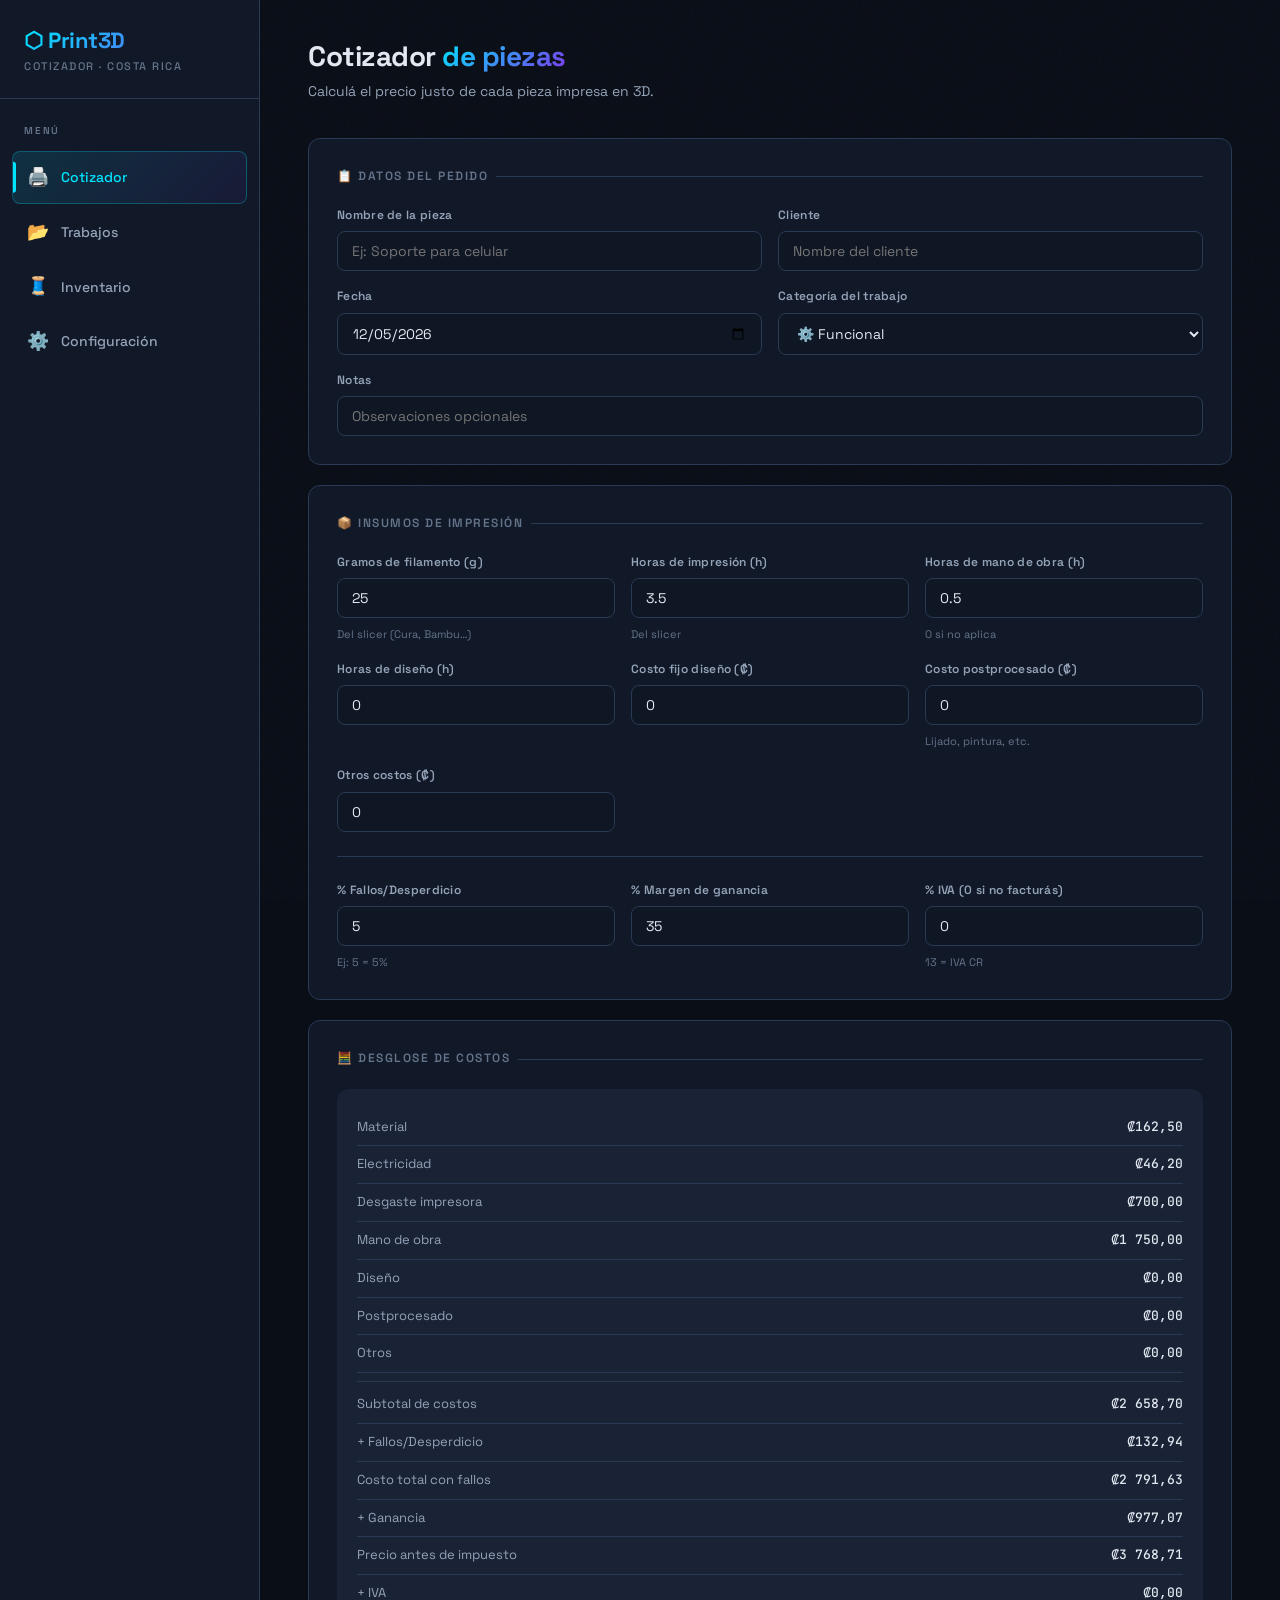
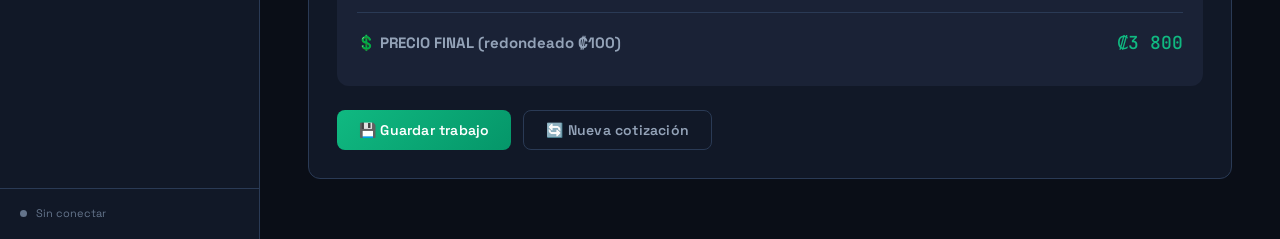
<file: index.html.html>
<!DOCTYPE html>
<html lang="es">
<head>
<meta charset="UTF-8">
<meta name="viewport" content="width=device-width, initial-scale=1.0">
<title>Cotizador 3D · CR</title>
<link href="https://fonts.googleapis.com/css2?family=Space+Grotesk:wght@300;400;500;600;700&family=JetBrains+Mono:wght@400;500&display=swap" rel="stylesheet">
<style>
*,*::before,*::after{box-sizing:border-box;margin:0;padding:0}
:root{
  --bg:#0a0e17;--surface:#111827;--surface2:#1a2236;--surface3:#222d42;
  --border:#2a3a55;--accent:#00e5ff;--accent2:#7c3aed;--accent3:#10b981;
  --warn:#f59e0b;--danger:#ef4444;--text:#e2e8f0;--text2:#94a3b8;--text3:#64748b;
  --input-bg:#0f1724;--radius:12px;--radius-sm:8px;--shadow:0 4px 24px rgba(0,0,0,.4);
  --font:'Space Grotesk',sans-serif;--mono:'JetBrains Mono',monospace;
  --transition:all .18s cubic-bezier(.4,0,.2,1);
}
html{scroll-behavior:smooth}
body{font-family:var(--font);background:var(--bg);color:var(--text);min-height:100vh;line-height:1.6;overflow-x:hidden}
body::before{content:'';position:fixed;inset:0;background-image:url("data:image/svg+xml,%3Csvg viewBox='0 0 256 256' xmlns='http://www.w3.org/2000/svg'%3E%3Cfilter id='n'%3E%3CfeTurbulence type='fractalNoise' baseFrequency='0.9' numOctaves='4' stitchTiles='stitch'/%3E%3C/filter%3E%3Crect width='100%25' height='100%25' filter='url(%23n)' opacity='0.04'/%3E%3C/svg%3E");pointer-events:none;z-index:0;opacity:.5}

.layout{display:flex;min-height:100vh}
.sidebar{width:260px;min-height:100vh;background:var(--surface);border-right:1px solid var(--border);display:flex;flex-direction:column;position:sticky;top:0;z-index:100;flex-shrink:0}
.logo{padding:28px 24px 20px;border-bottom:1px solid var(--border)}
.logo-mark{font-size:22px;font-weight:700;letter-spacing:-.5px;background:linear-gradient(135deg,var(--accent),var(--accent2));-webkit-background-clip:text;-webkit-text-fill-color:transparent;background-clip:text;display:block;line-height:1.1}
.logo-sub{font-size:11px;color:var(--text3);font-weight:500;letter-spacing:1.5px;text-transform:uppercase;margin-top:4px}
nav{padding:16px 12px;flex:1}
.nav-label{font-size:10px;font-weight:600;color:var(--text3);letter-spacing:1.8px;text-transform:uppercase;padding:8px 12px;margin-bottom:4px}
.nav-item{display:flex;align-items:center;gap:12px;padding:11px 14px;border-radius:var(--radius-sm);cursor:pointer;transition:var(--transition);font-size:14px;font-weight:500;color:var(--text2);margin-bottom:2px;border:1px solid transparent;position:relative}
.nav-item:hover{background:var(--surface2);color:var(--text);border-color:var(--border)}
.nav-item.active{background:linear-gradient(135deg,rgba(0,229,255,.12),rgba(124,58,237,.08));color:var(--accent);border-color:rgba(0,229,255,.25)}
.nav-item.active::before{content:'';position:absolute;left:0;top:50%;transform:translateY(-50%);width:3px;height:60%;background:var(--accent);border-radius:0 3px 3px 0}
.nav-icon{font-size:18px;width:22px;text-align:center}
.sidebar-footer{padding:16px 20px;border-top:1px solid var(--border);font-size:11px;color:var(--text3)}
.status-dot{display:inline-block;width:7px;height:7px;border-radius:50%;background:var(--text3);margin-right:6px;transition:var(--transition)}
.status-dot.connected{background:var(--accent3);box-shadow:0 0 6px var(--accent3)}

.main{flex:1;overflow:hidden;position:relative}
.page{display:none;padding:40px 48px;animation:fadeIn .25s ease;max-width:1100px}
.page.active{display:block}
@keyframes fadeIn{from{opacity:0;transform:translateY(8px)}to{opacity:1;transform:none}}

.page-header{margin-bottom:36px}
.page-title{font-size:28px;font-weight:700;letter-spacing:-.5px;line-height:1.2}
.page-title span{background:linear-gradient(135deg,var(--accent),var(--accent2));-webkit-background-clip:text;-webkit-text-fill-color:transparent;background-clip:text}
.page-desc{color:var(--text2);font-size:14px;margin-top:6px}

.card{background:var(--surface);border:1px solid var(--border);border-radius:var(--radius);padding:28px;margin-bottom:20px}
.card-title{font-size:12px;font-weight:600;color:var(--text3);letter-spacing:1.5px;text-transform:uppercase;margin-bottom:20px;display:flex;align-items:center;gap:8px}
.card-title::after{content:'';flex:1;height:1px;background:var(--border)}

.grid{display:grid;grid-template-columns:1fr 1fr;gap:16px}
.grid-3{display:grid;grid-template-columns:1fr 1fr 1fr;gap:16px}
.grid-4{display:grid;grid-template-columns:1fr 1fr 1fr 1fr;gap:16px}
.full{grid-column:1/-1}
.field{display:flex;flex-direction:column;gap:6px}
label{font-size:12px;font-weight:600;color:var(--text2);letter-spacing:.3px}
input,select,textarea{background:var(--input-bg);border:1.5px solid var(--border);border-radius:var(--radius-sm);padding:10px 14px;font-family:var(--font);font-size:14px;color:var(--text);transition:var(--transition);outline:none;width:100%}
input:focus,select:focus,textarea:focus{border-color:var(--accent);box-shadow:0 0 0 3px rgba(0,229,255,.1)}
input[readonly]{opacity:.6;cursor:not-allowed;background:var(--surface2)}
input.calc-result{color:var(--accent);font-family:var(--mono);font-weight:500;background:rgba(0,229,255,.05);border-color:rgba(0,229,255,.2)}
input.final-price{color:var(--accent3);font-family:var(--mono);font-size:18px;font-weight:700;background:rgba(16,185,129,.07);border-color:rgba(16,185,129,.3);padding:14px 16px;border-radius:10px}
select option{background:var(--surface)}
textarea{resize:vertical;min-height:80px}
.hint{font-size:11px;color:var(--text3);margin-top:2px}

.btn{display:inline-flex;align-items:center;gap:8px;padding:10px 22px;border-radius:var(--radius-sm);font-family:var(--font);font-size:14px;font-weight:600;cursor:pointer;transition:var(--transition);border:none;letter-spacing:.2px}
.btn-primary{background:linear-gradient(135deg,var(--accent),#0099cc);color:#000}
.btn-primary:hover{filter:brightness(1.1);transform:translateY(-1px);box-shadow:0 4px 16px rgba(0,229,255,.3)}
.btn-ghost{background:transparent;border:1.5px solid var(--border);color:var(--text2)}
.btn-ghost:hover{border-color:var(--accent);color:var(--accent);background:rgba(0,229,255,.05)}
.btn-success{background:linear-gradient(135deg,var(--accent3),#059669);color:#fff}
.btn-success:hover{filter:brightness(1.1);transform:translateY(-1px)}
.btn-sm{padding:7px 14px;font-size:12px}
.actions{display:flex;gap:12px;margin-top:24px;flex-wrap:wrap}

.divider{height:1px;background:var(--border);margin:24px 0}

.breakdown{background:var(--surface2);border-radius:var(--radius);padding:20px;margin-top:20px}
.breakdown-row{display:flex;justify-content:space-between;align-items:center;padding:8px 0;border-bottom:1px solid var(--border);font-size:13px}
.breakdown-row:last-child{border-bottom:none;font-weight:700;font-size:15px;padding-top:12px;margin-top:4px}
.breakdown-label{color:var(--text2)}
.breakdown-val{font-family:var(--mono);font-weight:500}
.breakdown-row.total .breakdown-val{color:var(--accent3);font-size:18px}
.breakdown-row.subtotal{border-top:1px solid var(--border);margin-top:8px;padding-top:12px}

/* ── FILTROS ── */
.filter-bar{display:flex;gap:10px;flex-wrap:wrap;margin-bottom:20px;align-items:center}
.filter-bar input,.filter-bar select{width:auto;padding:8px 12px;font-size:13px}
.filter-bar input{min-width:200px}
.filter-count{font-size:12px;color:var(--text3);margin-left:auto}

/* ── TABLA ── */
.table-wrap{overflow-x:auto;border-radius:var(--radius);border:1px solid var(--border)}
table{width:100%;border-collapse:collapse;font-size:13px}
th{background:var(--surface2);padding:12px 16px;text-align:left;font-size:11px;font-weight:600;color:var(--text3);letter-spacing:1.2px;text-transform:uppercase;border-bottom:1px solid var(--border);white-space:nowrap}
td{padding:12px 16px;border-bottom:1px solid rgba(42,58,85,.5);vertical-align:middle}
tr:last-child td{border-bottom:none}
tr:hover td{background:rgba(255,255,255,.02)}

/* ── BADGES ── */
.badge{display:inline-block;padding:3px 10px;border-radius:20px;font-size:11px;font-weight:600;letter-spacing:.3px;white-space:nowrap}
.badge-cotizado{background:rgba(124,58,237,.2);color:#a78bfa}
.badge-aprobado{background:rgba(16,185,129,.2);color:#34d399}
.badge-rechazado{background:rgba(239,68,68,.2);color:#f87171}
.badge-entregado{background:rgba(0,229,255,.15);color:var(--accent)}
.badge-cancelado{background:rgba(100,116,139,.2);color:var(--text3)}
/* Categorías */
.badge-funcional{background:rgba(0,229,255,.12);color:#67e8f9}
.badge-decorativa{background:rgba(251,146,60,.15);color:#fb923c}
.badge-prototipo{background:rgba(167,139,250,.2);color:#a78bfa}
.badge-educativo{background:rgba(52,211,153,.15);color:#34d399}
.badge-repuesto{background:rgba(251,191,36,.15);color:#fbbf24}
.badge-personalizado{background:rgba(236,72,153,.15);color:#f472b6}
.badge-otro{background:rgba(100,116,139,.15);color:#94a3b8}

/* ── STATS ── */
.stats{display:grid;grid-template-columns:repeat(4,1fr);gap:16px;margin-bottom:28px}
.stat-card{background:var(--surface);border:1px solid var(--border);border-radius:var(--radius);padding:20px;text-align:center}
.stat-val{font-size:24px;font-weight:700;font-family:var(--mono);background:linear-gradient(135deg,var(--accent),var(--accent2));-webkit-background-clip:text;-webkit-text-fill-color:transparent;background-clip:text}
.stat-label{font-size:11px;color:var(--text3);margin-top:4px;font-weight:500;text-transform:uppercase;letter-spacing:1px}

/* ── SETUP BANNER ── */
.setup-banner{background:linear-gradient(135deg,rgba(124,58,237,.15),rgba(0,229,255,.08));border:1px solid rgba(0,229,255,.2);border-radius:var(--radius);padding:24px;margin-bottom:28px;display:flex;align-items:flex-start;gap:16px}
.setup-banner .icon{font-size:28px;flex-shrink:0;margin-top:2px}
.setup-banner h3{font-size:15px;font-weight:600;margin-bottom:6px}
.setup-banner p{font-size:13px;color:var(--text2);line-height:1.7}
.setup-banner code{font-family:var(--mono);font-size:11px;background:rgba(0,0,0,.3);padding:2px 6px;border-radius:4px;color:var(--accent);word-break:break-all}

/* ── EMPTY STATE ── */
.empty{text-align:center;padding:60px 20px;color:var(--text3)}
.empty-icon{font-size:48px;margin-bottom:12px;display:block;opacity:.5}
.empty p{font-size:14px}

/* ── LOADING ── */
.loading{display:flex;align-items:center;gap:10px;color:var(--text3);font-size:13px;padding:40px;justify-content:center}
.spinner{width:20px;height:20px;border:2px solid var(--border);border-top-color:var(--accent);border-radius:50%;animation:spin .7s linear infinite}
@keyframes spin{to{transform:rotate(360deg)}}

/* ── TOAST ── */
.toast-container{position:fixed;bottom:24px;right:24px;z-index:1000;display:flex;flex-direction:column;gap:10px}
.toast{padding:14px 18px;border-radius:var(--radius-sm);font-size:13px;font-weight:500;box-shadow:var(--shadow);display:flex;align-items:center;gap:10px;animation:slideIn .25s ease;min-width:260px;max-width:380px;border-left:3px solid}
.toast-success{background:var(--surface);border-color:var(--accent3);color:var(--text)}
.toast-error{background:var(--surface);border-color:var(--danger);color:var(--text)}
.toast-info{background:var(--surface);border-color:var(--accent);color:var(--text)}
@keyframes slideIn{from{opacity:0;transform:translateX(20px)}to{opacity:1;transform:none}}

/* ── SELECT-BADGE inline ── */
select.badge-select{border:none;background:transparent;font-family:var(--font);font-size:11px;cursor:pointer;padding:3px 8px;color:inherit;border-radius:20px;font-weight:600}

@media(max-width:768px){.sidebar{display:none}.page{padding:24px 16px}.grid,.grid-3,.grid-4{grid-template-columns:1fr}.stats{grid-template-columns:1fr 1fr}}
::-webkit-scrollbar{width:6px;height:6px}::-webkit-scrollbar-track{background:transparent}::-webkit-scrollbar-thumb{background:var(--border);border-radius:3px}
</style>
</head>
<body>
<div class="layout">

<!-- SIDEBAR -->
<aside class="sidebar">
  <div class="logo">
    <span class="logo-mark">⬡ Print3D</span>
    <span class="logo-sub">Cotizador · Costa Rica</span>
  </div>
  <nav>
    <div class="nav-label">Menú</div>
    <div class="nav-item active" onclick="showPage('cotizador',this)"><span class="nav-icon">🖨️</span> Cotizador</div>
    <div class="nav-item" onclick="showPage('trabajos',this)"><span class="nav-icon">📂</span> Trabajos</div>
    <div class="nav-item" onclick="showPage('inventario',this)"><span class="nav-icon">🧵</span> Inventario</div>
    <div class="nav-item" onclick="showPage('configuracion',this)"><span class="nav-icon">⚙️</span> Configuración</div>
  </nav>
  <div class="sidebar-footer">
    <span class="status-dot" id="statusDot"></span>
    <span id="statusText">Sin conectar</span>
  </div>
</aside>

<main class="main">

<!-- ══ COTIZADOR ══ -->
<div class="page active" id="page-cotizador">
  <div class="page-header">
    <h1 class="page-title">Cotizador <span>de piezas</span></h1>
    <p class="page-desc">Calculá el precio justo de cada pieza impresa en 3D.</p>
  </div>

  <div class="card">
    <div class="card-title">📋 Datos del pedido</div>
    <div class="grid">
      <div class="field">
        <label>Nombre de la pieza</label>
        <input type="text" id="c_pieza" placeholder="Ej: Soporte para celular" oninput="calcular()">
      </div>
      <div class="field">
        <label>Cliente</label>
        <input type="text" id="c_cliente" placeholder="Nombre del cliente">
      </div>
      <div class="field">
        <label>Fecha</label>
        <input type="date" id="c_fecha">
      </div>
      <div class="field">
        <label>Categoría del trabajo</label>
        <select id="c_categoria" oninput="calcular()">
          <option value="Funcional">⚙️ Funcional</option>
          <option value="Decorativa">🎨 Decorativa</option>
          <option value="Prototipo">🔬 Prototipo</option>
          <option value="Educativo">📚 Educativo</option>
          <option value="Repuesto">🔧 Repuesto</option>
          <option value="Personalizado">✨ Personalizado</option>
          <option value="Otro">📦 Otro</option>
        </select>
      </div>
      <div class="field full">
        <label>Notas</label>
        <input type="text" id="c_notas" placeholder="Observaciones opcionales">
      </div>
    </div>
  </div>

  <div class="card">
    <div class="card-title">📦 Insumos de impresión</div>
    <div class="grid-3">
      <div class="field">
        <label>Gramos de filamento (g)</label>
        <input type="number" id="c_gramos" value="25" min="0" step="0.1" oninput="calcular()">
        <span class="hint">Del slicer (Cura, Bambu…)</span>
      </div>
      <div class="field">
        <label>Horas de impresión (h)</label>
        <input type="number" id="c_horas" value="3.5" min="0" step="0.1" oninput="calcular()">
        <span class="hint">Del slicer</span>
      </div>
      <div class="field">
        <label>Horas de mano de obra (h)</label>
        <input type="number" id="c_horasMO" value="0.5" min="0" step="0.1" oninput="calcular()">
        <span class="hint">0 si no aplica</span>
      </div>
      <div class="field">
        <label>Horas de diseño (h)</label>
        <input type="number" id="c_horasDis" value="0" min="0" step="0.1" oninput="calcular()">
      </div>
      <div class="field">
        <label>Costo fijo diseño (₡)</label>
        <input type="number" id="c_disFijo" value="0" min="0" step="100" oninput="calcular()">
      </div>
      <div class="field">
        <label>Costo postprocesado (₡)</label>
        <input type="number" id="c_post" value="0" min="0" step="100" oninput="calcular()">
        <span class="hint">Lijado, pintura, etc.</span>
      </div>
      <div class="field">
        <label>Otros costos (₡)</label>
        <input type="number" id="c_otros" value="0" min="0" step="100" oninput="calcular()">
      </div>
    </div>
    <div class="divider"></div>
    <div class="grid-3">
      <div class="field">
        <label>% Fallos/Desperdicio</label>
        <input type="number" id="c_fallos" value="5" min="0" max="100" oninput="calcular()">
        <span class="hint">Ej: 5 = 5%</span>
      </div>
      <div class="field">
        <label>% Margen de ganancia</label>
        <input type="number" id="c_margen" value="35" min="0" max="200" oninput="calcular()">
      </div>
      <div class="field">
        <label>% IVA (0 si no facturás)</label>
        <input type="number" id="c_iva" value="0" min="0" max="50" oninput="calcular()">
        <span class="hint">13 = IVA CR</span>
      </div>
    </div>
  </div>

  <div class="card">
    <div class="card-title">🧮 Desglose de costos</div>
    <div class="breakdown">
      <div class="breakdown-row"><span class="breakdown-label">Material</span><span class="breakdown-val" id="r_material">₡0.00</span></div>
      <div class="breakdown-row"><span class="breakdown-label">Electricidad</span><span class="breakdown-val" id="r_elec">₡0.00</span></div>
      <div class="breakdown-row"><span class="breakdown-label">Desgaste impresora</span><span class="breakdown-val" id="r_desgaste">₡0.00</span></div>
      <div class="breakdown-row"><span class="breakdown-label">Mano de obra</span><span class="breakdown-val" id="r_mo">₡0.00</span></div>
      <div class="breakdown-row"><span class="breakdown-label">Diseño</span><span class="breakdown-val" id="r_dis">₡0.00</span></div>
      <div class="breakdown-row"><span class="breakdown-label">Postprocesado</span><span class="breakdown-val" id="r_post">₡0.00</span></div>
      <div class="breakdown-row"><span class="breakdown-label">Otros</span><span class="breakdown-val" id="r_otros">₡0.00</span></div>
      <div class="breakdown-row subtotal"><span class="breakdown-label">Subtotal de costos</span><span class="breakdown-val" id="r_subtotal">₡0.00</span></div>
      <div class="breakdown-row"><span class="breakdown-label">+ Fallos/Desperdicio</span><span class="breakdown-val" id="r_fallosMonto">₡0.00</span></div>
      <div class="breakdown-row"><span class="breakdown-label">Costo total con fallos</span><span class="breakdown-val" id="r_costoFallos">₡0.00</span></div>
      <div class="breakdown-row"><span class="breakdown-label">+ Ganancia</span><span class="breakdown-val" id="r_ganancia">₡0.00</span></div>
      <div class="breakdown-row"><span class="breakdown-label">Precio antes de impuesto</span><span class="breakdown-val" id="r_antesIVA">₡0.00</span></div>
      <div class="breakdown-row"><span class="breakdown-label">+ IVA</span><span class="breakdown-val" id="r_ivaMonto">₡0.00</span></div>
      <div class="breakdown-row total"><span class="breakdown-label">💲 PRECIO FINAL (redondeado ₡100)</span><span class="breakdown-val" id="r_final">₡0</span></div>
    </div>
    <div class="actions">
      <button class="btn btn-success" onclick="guardarCotizacion()">💾 Guardar trabajo</button>
      <button class="btn btn-ghost" onclick="limpiarCotizador()">🔄 Nueva cotización</button>
    </div>
  </div>
</div>

<!-- ══ TRABAJOS ══ -->
<div class="page" id="page-trabajos">
  <div class="page-header">
    <h1 class="page-title">Trabajos <span>cotizados y realizados</span></h1>
    <p class="page-desc">Todos los pedidos con filtros por estado y categoría.</p>
  </div>

  <div class="stats">
    <div class="stat-card"><div class="stat-val" id="s_total">0</div><div class="stat-label">Total</div></div>
    <div class="stat-card"><div class="stat-val" id="s_aprobadas">0</div><div class="stat-label">Aprobados</div></div>
    <div class="stat-card"><div class="stat-val" id="s_entregadas">0</div><div class="stat-label">Entregados</div></div>
    <div class="stat-card"><div class="stat-val" id="s_ingresos">₡0</div><div class="stat-label">Ingresos aprox.</div></div>
  </div>

  <div class="card">
    <div class="card-title">🔍 Filtros</div>
    <div class="filter-bar">
      <input type="text" id="f_buscar" placeholder="🔎 Buscar por pieza o cliente…" oninput="filtrarTrabajos()">
      <select id="f_estado" onchange="filtrarTrabajos()">
        <option value="">Todos los estados</option>
        <option>Cotizado</option><option>Aprobado</option>
        <option>Rechazado</option><option>Entregado</option><option>Cancelado</option>
      </select>
      <select id="f_categoria" onchange="filtrarTrabajos()">
        <option value="">Todas las categorías</option>
        <option>Funcional</option><option>Decorativa</option><option>Prototipo</option>
        <option>Educativo</option><option>Repuesto</option><option>Personalizado</option><option>Otro</option>
      </select>
      <button class="btn btn-ghost btn-sm" onclick="limpiarFiltros()">✕ Limpiar</button>
      <span class="filter-count" id="filterCount"></span>
    </div>
  </div>

  <div class="card">
    <div class="card-title">📋 Registro de trabajos</div>
    <div id="trabajosContent">
      <div class="loading"><div class="spinner"></div>Cargando trabajos…</div>
    </div>
  </div>
</div>

<!-- ══ INVENTARIO ══ -->
<div class="page" id="page-inventario">
  <div class="page-header">
    <h1 class="page-title">Inventario de <span>filamentos</span></h1>
    <p class="page-desc">Control de rollos disponibles y costos actualizados.</p>
  </div>
  <div class="card">
    <div class="card-title">➕ Agregar filamento</div>
    <div class="grid-3">
      <div class="field"><label>Tipo</label>
        <select id="inv_tipo"><option>PLA</option><option>PETG</option><option>ABS</option><option>TPU</option><option>ASA</option><option>Nylon</option><option>Otro</option></select>
      </div>
      <div class="field"><label>Color</label><input type="text" id="inv_color" placeholder="Blanco, Negro…"></div>
      <div class="field"><label>Marca</label><input type="text" id="inv_marca" placeholder="Bambu Lab, Sunlu…"></div>
      <div class="field"><label>Precio del rollo (₡)</label><input type="number" id="inv_precio" value="6500" min="0"></div>
      <div class="field"><label>Peso del rollo (g)</label><input type="number" id="inv_peso" value="1000" min="0"></div>
      <div class="field"><label>Gramos disponibles</label><input type="number" id="inv_disponibles" value="1000" min="0"></div>
      <div class="field"><label>Proveedor</label><input type="text" id="inv_proveedor" placeholder="3D Filamentos CR…"></div>
      <div class="field"><label>Fecha de compra</label><input type="date" id="inv_fecha"></div>
      <div class="field"><label>Notas</label><input type="text" id="inv_notas" placeholder="Opcional"></div>
    </div>
    <div class="actions"><button class="btn btn-primary" onclick="guardarFilamento()">➕ Agregar al inventario</button></div>
  </div>
  <div class="card">
    <div class="card-title">🧵 Rollos en inventario</div>
    <div id="inventarioContent"><div class="loading"><div class="spinner"></div>Cargando…</div></div>
  </div>
</div>

<!-- ══ CONFIGURACIÓN ══ -->
<div class="page" id="page-configuracion">
  <div class="page-header">
    <h1 class="page-title">⚙️ <span>Configuración</span></h1>
    <p class="page-desc">Parámetros globales que afectan todos los cálculos.</p>
  </div>
  <div class="setup-banner">
    <div class="icon">🔗</div>
    <div>
      <h3>Conectar con Google Sheets</h3>
      <p>Pegá la URL de tu Google Apps Script para sincronizar datos en la nube.</p>
      <div style="margin-top:14px;display:flex;gap:10px;flex-wrap:wrap;align-items:center">
        <input type="text" id="cfg_apiUrl" placeholder="https://script.google.com/macros/s/XXX/exec" style="max-width:420px;font-family:var(--mono);font-size:12px">
        <button class="btn btn-primary btn-sm" onclick="guardarApiUrl()">💾 Guardar URL</button>
        <button class="btn btn-ghost btn-sm" onclick="testConexion()">🔌 Probar</button>
      </div>
    </div>
  </div>
  <div class="card">
    <div class="card-title">🧵 Filamento</div>
    <div class="grid">
      <div class="field"><label>Precio del rollo (₡)</label><input type="number" id="cfg_precioRollo" value="6500" min="0" oninput="calcCfg()"></div>
      <div class="field"><label>Peso del rollo (g)</label><input type="number" id="cfg_pesoRollo" value="1000" min="0" oninput="calcCfg()"></div>
      <div class="field full"><label>Costo por gramo (₡/g) — automático</label><input type="text" id="cfg_costoGramo" readonly class="calc-result"></div>
    </div>
  </div>
  <div class="card">
    <div class="card-title">⚡ Electricidad</div>
    <div class="grid-3">
      <div class="field"><label>Consumo (W)</label><input type="number" id="cfg_watts" value="120" min="0" oninput="calcCfg()"><span class="hint">Típico 80–200 W</span></div>
      <div class="field"><label>Consumo kW — automático</label><input type="text" id="cfg_kw" readonly class="calc-result"></div>
      <div class="field"><label>Precio kWh (₡)</label><input type="number" id="cfg_kwhPrecio" value="110" min="0" oninput="calcCfg()"><span class="hint">ARESEP ≈ ₡100–130</span></div>
    </div>
  </div>
  <div class="card">
    <div class="card-title">🔧 Desgaste de impresora</div>
    <div class="grid-4">
      <div class="field"><label>Precio de compra (₡)</label><input type="number" id="cfg_compraPrint" value="350000" min="0" oninput="calcCfg()"></div>
      <div class="field"><label>Vida útil (h)</label><input type="number" id="cfg_vidaUtil" value="2000" min="1" oninput="calcCfg()"></div>
      <div class="field"><label>Mantenimiento total (₡)</label><input type="number" id="cfg_mantenimiento" value="50000" min="0" oninput="calcCfg()"></div>
      <div class="field"><label>Desgaste/h — automático</label><input type="text" id="cfg_desgasteHora" readonly class="calc-result"></div>
    </div>
  </div>
  <div class="card">
    <div class="card-title">👷 Mano de obra y diseño</div>
    <div class="grid">
      <div class="field"><label>Tarifa MO (₡/h)</label><input type="number" id="cfg_tarifaMO" value="3500" min="0" oninput="guardarCfgLocal()"></div>
      <div class="field"><label>Tarifa diseño (₡/h)</label><input type="number" id="cfg_tarifaDis" value="5000" min="0" oninput="guardarCfgLocal()"></div>
    </div>
  </div>
  <div class="card">
    <div class="card-title">💰 Márgenes por defecto</div>
    <div class="grid-3">
      <div class="field"><label>% Fallos</label><input type="number" id="cfg_fallos" value="5" min="0" max="100" oninput="guardarCfgLocal()"><span class="hint">Ej: 5 = 5%</span></div>
      <div class="field"><label>% Margen</label><input type="number" id="cfg_margen" value="35" min="0" max="500" oninput="guardarCfgLocal()"></div>
      <div class="field"><label>% IVA</label><input type="number" id="cfg_iva" value="0" min="0" max="50" oninput="guardarCfgLocal()"><span class="hint">13 si emitís factura</span></div>
    </div>
  </div>
  <div class="actions">
    <button class="btn btn-primary" onclick="guardarConfiguracion()">💾 Guardar en Sheets</button>
    <button class="btn btn-ghost" onclick="cargarConfiguracion()">🔄 Recargar desde Sheets</button>
  </div>
</div>

</main>
</div>
<div class="toast-container" id="toastContainer"></div>

<script>
/* ── ESTADO GLOBAL ── */
let API_URL = localStorage.getItem('api_url') || '';
let CFG = {};
let todosLosTrabajos = [];

/* ── INIT ── */
document.addEventListener('DOMContentLoaded', () => {
  document.getElementById('c_fecha').value = today();
  document.getElementById('inv_fecha').value = today();
  if (API_URL) document.getElementById('cfg_apiUrl').value = API_URL;
  cargarCfgLocal();
  calcCfg();
  calcular();
  actualizarStatus();
});

function today() { return new Date().toISOString().split('T')[0]; }

/* ── NAVEGACIÓN ── */
function showPage(id, el) {
  document.querySelectorAll('.page').forEach(p => p.classList.remove('active'));
  document.querySelectorAll('.nav-item').forEach(n => n.classList.remove('active'));
  document.getElementById('page-' + id).classList.add('active');
  if (el) el.classList.add('active');
  if (id === 'trabajos')     cargarTrabajos();
  if (id === 'inventario')   cargarInventario();
  if (id === 'configuracion') cargarConfiguracion();
}

/* ── CONFIG ── */
function getCfg() {
  return {
    precioRollo:   +document.getElementById('cfg_precioRollo').value  || 6500,
    pesoRollo:     +document.getElementById('cfg_pesoRollo').value    || 1000,
    watts:         +document.getElementById('cfg_watts').value        || 120,
    kwhPrecio:     +document.getElementById('cfg_kwhPrecio').value    || 110,
    compraPrint:   +document.getElementById('cfg_compraPrint').value  || 350000,
    vidaUtil:      +document.getElementById('cfg_vidaUtil').value     || 2000,
    mantenimiento: +document.getElementById('cfg_mantenimiento').value|| 50000,
    tarifaMO:      +document.getElementById('cfg_tarifaMO').value     || 3500,
    tarifaDis:     +document.getElementById('cfg_tarifaDis').value    || 5000,
    fallos:        +document.getElementById('cfg_fallos').value       || 5,
    margen:        +document.getElementById('cfg_margen').value       || 35,
    iva:           +document.getElementById('cfg_iva').value          || 0,
  };
}
function calcCfg() {
  const c = getCfg();
  document.getElementById('cfg_costoGramo').value  = fmt(c.pesoRollo>0 ? c.precioRollo/c.pesoRollo : 0);
  document.getElementById('cfg_kw').value           = (c.watts/1000).toFixed(3)+' kW';
  document.getElementById('cfg_desgasteHora').value = fmt(c.vidaUtil>0 ? (c.compraPrint+c.mantenimiento)/c.vidaUtil : 0);
  guardarCfgLocal();
}
function guardarCfgLocal() {
  const c = getCfg();
  c.costoGramo = c.pesoRollo>0 ? c.precioRollo/c.pesoRollo : 0;
  c.kw         = c.watts/1000;
  c.desgasteH  = c.vidaUtil>0 ? (c.compraPrint+c.mantenimiento)/c.vidaUtil : 0;
  CFG = c;
  localStorage.setItem('cfg', JSON.stringify(c));
  document.getElementById('c_fallos').value = c.fallos;
  document.getElementById('c_margen').value = c.margen;
  document.getElementById('c_iva').value    = c.iva;
  calcular();
}
function cargarCfgLocal() {
  const saved = localStorage.getItem('cfg');
  if (!saved) { guardarCfgLocal(); return; }
  const c = JSON.parse(saved);
  ['precioRollo','pesoRollo','watts','kwhPrecio','compraPrint','vidaUtil',
   'mantenimiento','tarifaMO','tarifaDis','fallos','margen','iva'].forEach(f => {
    const el = document.getElementById('cfg_'+f);
    if (el && c[f]!=null) el.value = c[f];
  });
  CFG = c;
  document.getElementById('c_fallos').value = c.fallos||5;
  document.getElementById('c_margen').value = c.margen||35;
  document.getElementById('c_iva').value    = c.iva||0;
}

/* ── CÁLCULO PRINCIPAL ── */
function calcular() {
  const c = CFG.costoGramo!=null ? CFG : (() => { guardarCfgLocal(); return CFG; })();
  const G=fv('c_gramos'), H=fv('c_horas'), Ho=fv('c_horasMO'),
        Hd=fv('c_horasDis'), Df=fv('c_disFijo'), P=fv('c_post'), O=fv('c_otros'),
        F=fv('c_fallos')/100, M=fv('c_margen')/100, IVA=fv('c_iva')/100;

  const mat=G*(c.costoGramo||0), elec=(c.kw||0)*H*(c.kwhPrecio||0),
        deg=H*(c.desgasteH||0), mo=Ho*(c.tarifaMO||0),
        dis=Hd*(c.tarifaDis||0)+Df, post=P, otros=O;
  const sub=mat+elec+deg+mo+dis+post+otros;
  const fallosMonto=sub*F, costoF=sub+fallosMonto;
  const gan=costoF*M, antesIVA=costoF+gan, ivaMonto=antesIVA*IVA;
  const final=antesIVA+ivaMonto, red=Math.ceil(final/100)*100;

  set('r_material',fmt(mat)); set('r_elec',fmt(elec)); set('r_desgaste',fmt(deg));
  set('r_mo',fmt(mo)); set('r_dis',fmt(dis)); set('r_post',fmt(post));
  set('r_otros',fmt(otros)); set('r_subtotal',fmt(sub));
  set('r_fallosMonto',fmt(fallosMonto)); set('r_costoFallos',fmt(costoF));
  set('r_ganancia',fmt(gan)); set('r_antesIVA',fmt(antesIVA));
  set('r_ivaMonto',fmt(ivaMonto));
  set('r_final','₡'+red.toLocaleString('es-CR'));
}

function fv(id){ return parseFloat(document.getElementById(id)?.value)||0; }
function fmt(n){ return '₡'+(n||0).toLocaleString('es-CR',{minimumFractionDigits:2,maximumFractionDigits:2}); }
function set(id,v){ const e=document.getElementById(id); if(e) e.textContent=v; }

function limpiarCotizador(){
  ['c_pieza','c_cliente','c_notas'].forEach(id=>document.getElementById(id).value='');
  document.getElementById('c_fecha').value=today();
  ['c_gramos','c_horas','c_horasMO','c_horasDis','c_disFijo','c_post','c_otros']
    .forEach(id=>document.getElementById(id).value=0);
  calcular();
}

/* ── GUARDAR COTIZACIÓN ── */
async function guardarCotizacion(){
  const pieza=document.getElementById('c_pieza').value.trim();
  if(!pieza){ toast('Ingresá el nombre de la pieza.','error'); return; }

  const redText = document.getElementById('r_final').textContent;
  const precioFinal = parseInt(redText.replace(/[^0-9]/g,''))||0;
  const costoTexto = document.getElementById('r_costoFallos').textContent;
  const costoTotal = parseFloat(costoTexto.replace(/[₡.,\s]/g,'').replace(',','.'))||0;

  const datos={
    fecha:     document.getElementById('c_fecha').value,
    cliente:   document.getElementById('c_cliente').value,
    pieza,
    categoria: document.getElementById('c_categoria').value,
    gramos:    fv('c_gramos'),
    horas:     fv('c_horas'),
    costoTotal,
    precioFinal,
    estado:    'Cotizado',
    notas:     document.getElementById('c_notas').value
  };

  const hist=JSON.parse(localStorage.getItem('historial')||'[]');
  hist.unshift(datos);
  localStorage.setItem('historial',JSON.stringify(hist));

  if(API_URL){
    try{ await apiCall('guardarCotizacion',datos); toast('✅ Guardado en Google Sheets.','success'); }
    catch(e){ toast('⚠️ Guardado local (Sheets no disponible).','info'); }
  } else {
    toast('💾 Guardado localmente.','info');
  }
}

/* ── TRABAJOS (historial con filtros) ── */
async function cargarTrabajos(){
  document.getElementById('trabajosContent').innerHTML=
    '<div class="loading"><div class="spinner"></div>Cargando trabajos…</div>';
  if(API_URL){
    try{ todosLosTrabajos=await apiGet('historial'); }
    catch(e){ todosLosTrabajos=JSON.parse(localStorage.getItem('historial')||'[]'); }
  } else {
    todosLosTrabajos=JSON.parse(localStorage.getItem('historial')||'[]');
  }
  actualizarStats(todosLosTrabajos);
  renderTrabajos(todosLosTrabajos);
}

function filtrarTrabajos(){
  const buscar=document.getElementById('f_buscar').value.toLowerCase();
  const estado=document.getElementById('f_estado').value;
  const cat=document.getElementById('f_categoria').value;

  const filtrados=todosLosTrabajos.filter(d=>{
    const matchText=!buscar||
      (d.pieza||'').toLowerCase().includes(buscar)||
      (d.cliente||'').toLowerCase().includes(buscar);
    const matchEstado=!estado||d.estado===estado;
    const matchCat=!cat||d.categoria===cat;
    return matchText&&matchEstado&&matchCat;
  });

  document.getElementById('filterCount').textContent=
    filtrados.length+' de '+todosLosTrabajos.length+' trabajos';
  renderTrabajos(filtrados);
}

function limpiarFiltros(){
  document.getElementById('f_buscar').value='';
  document.getElementById('f_estado').value='';
  document.getElementById('f_categoria').value='';
  document.getElementById('filterCount').textContent='';
  renderTrabajos(todosLosTrabajos);
}

function actualizarStats(datos){
  const aprobados=datos.filter(d=>d.estado==='Aprobado').length;
  const entregados=datos.filter(d=>d.estado==='Entregado').length;
  const ingresos=datos.filter(d=>['Aprobado','Entregado'].includes(d.estado))
    .reduce((s,d)=>s+(parseFloat(d.precioFinal)||0),0);
  document.getElementById('s_total').textContent=datos.length;
  document.getElementById('s_aprobadas').textContent=aprobados;
  document.getElementById('s_entregadas').textContent=entregados;
  document.getElementById('s_ingresos').textContent='₡'+ingresos.toLocaleString('es-CR');
}

const ESTADO_BADGE={
  'Cotizado':'badge-cotizado','Aprobado':'badge-aprobado',
  'Rechazado':'badge-rechazado','Entregado':'badge-entregado','Cancelado':'badge-cancelado'
};
const CAT_BADGE={
  'Funcional':'badge-funcional','Decorativa':'badge-decorativa','Prototipo':'badge-prototipo',
  'Educativo':'badge-educativo','Repuesto':'badge-repuesto','Personalizado':'badge-personalizado','Otro':'badge-otro'
};
const CAT_ICON={'Funcional':'⚙️','Decorativa':'🎨','Prototipo':'🔬','Educativo':'📚','Repuesto':'🔧','Personalizado':'✨','Otro':'📦'};

function renderTrabajos(datos){
  const cont=document.getElementById('trabajosContent');
  if(!datos.length){
    cont.innerHTML=`<div class="empty"><span class="empty-icon">📭</span><p>No hay trabajos que coincidan con los filtros.</p></div>`;
    return;
  }
  const rows=datos.map((d,i)=>{
    const estadoClass=ESTADO_BADGE[d.estado]||'badge-cotizado';
    const catClass=CAT_BADGE[d.categoria]||'badge-otro';
    const catIcon=CAT_ICON[d.categoria]||'📦';
    return `<tr>
      <td style="color:var(--text3);font-size:12px">${d.fecha||''}</td>
      <td><strong>${d.cliente||'—'}</strong></td>
      <td>${d.pieza||'—'}</td>
      <td><span class="badge ${catClass}">${catIcon} ${d.categoria||'—'}</span></td>
      <td style="font-family:var(--mono);font-size:12px">${d.gramos||0}g / ${d.horas||0}h</td>
      <td style="font-family:var(--mono)">₡${(parseFloat(d.costoTotal)||0).toLocaleString('es-CR',{maximumFractionDigits:0})}</td>
      <td style="font-family:var(--mono);font-weight:600;color:var(--accent3)">₡${(parseFloat(d.precioFinal)||0).toLocaleString('es-CR',{maximumFractionDigits:0})}</td>
      <td>
        <select class="badge ${estadoClass} badge-select"
          onchange="cambiarEstado(${i},this.value,this)">
          ${['Cotizado','Aprobado','Rechazado','Entregado','Cancelado'].map(e=>
            `<option value="${e}"${d.estado===e?' selected':''}>${e}</option>`).join('')}
        </select>
      </td>
      <td style="color:var(--text3);font-size:12px;max-width:160px;overflow:hidden;text-overflow:ellipsis;white-space:nowrap">${d.notas||''}</td>
    </tr>`;
  }).join('');

  cont.innerHTML=`
    <div class="table-wrap">
      <table>
        <thead><tr>
          <th>Fecha</th><th>Cliente</th><th>Pieza</th><th>Categoría</th>
          <th>Gramos/Horas</th><th>Costo</th><th>Precio final</th><th>Estado</th><th>Notas</th>
        </tr></thead>
        <tbody>${rows}</tbody>
      </table>
    </div>`;
}

function cambiarEstado(idx,nuevoEstado,sel){
  const hist=JSON.parse(localStorage.getItem('historial')||'[]');
  if(hist[idx]){
    hist[idx].estado=nuevoEstado;
    localStorage.setItem('historial',JSON.stringify(hist));
    todosLosTrabajos=hist;
    const cls=ESTADO_BADGE[nuevoEstado]||'badge-cotizado';
    sel.className=`badge ${cls} badge-select`;
    actualizarStats(hist);
    toast('Estado → '+nuevoEstado,'success');
  }
}

/* ── INVENTARIO ── */
async function guardarFilamento(){
  const datos={
    tipo:        document.getElementById('inv_tipo').value,
    color:       document.getElementById('inv_color').value,
    marca:       document.getElementById('inv_marca').value,
    precio:      +document.getElementById('inv_precio').value||0,
    peso:        +document.getElementById('inv_peso').value||1000,
    disponibles: +document.getElementById('inv_disponibles').value||0,
    proveedor:   document.getElementById('inv_proveedor').value,
    fechaCompra: document.getElementById('inv_fecha').value,
    notas:       document.getElementById('inv_notas').value,
  };
  datos.costoGramo=datos.peso>0?datos.precio/datos.peso:0;
  datos.valorRestante=datos.costoGramo*datos.disponibles;
  const inv=JSON.parse(localStorage.getItem('inventario')||'[]');
  inv.unshift(datos); localStorage.setItem('inventario',JSON.stringify(inv));
  if(API_URL){ try{ await apiCall('guardarFilamento',datos); }catch(e){} }
  toast('✅ Filamento agregado.','success');
  cargarInventario();
}

async function cargarInventario(){
  const cont=document.getElementById('inventarioContent');
  cont.innerHTML='<div class="loading"><div class="spinner"></div>Cargando…</div>';
  let datos=[];
  if(API_URL){ try{ datos=await apiGet('inventario'); }catch(e){ datos=JSON.parse(localStorage.getItem('inventario')||'[]'); } }
  else datos=JSON.parse(localStorage.getItem('inventario')||'[]');
  if(!datos.length){
    cont.innerHTML='<div class="empty"><span class="empty-icon">🧵</span><p>No hay filamentos registrados. Agregá uno arriba.</p></div>';
    return;
  }
  const rows=datos.map(d=>`<tr>
    <td><span class="badge" style="background:rgba(0,229,255,.1);color:var(--accent)">${d.tipo}</span></td>
    <td>${d.color||'—'}</td><td>${d.marca||'—'}</td>
    <td style="font-family:var(--mono)">₡${(+d.precio||0).toLocaleString('es-CR')}</td>
    <td style="font-family:var(--mono)">${d.peso||0} g</td>
    <td style="font-family:var(--mono);color:var(--accent)">₡${(+d.costoGramo||0).toFixed(2)}/g</td>
    <td style="font-family:var(--mono)">${d.disponibles||0} g</td>
    <td style="font-family:var(--mono);color:var(--accent3)">₡${(+d.valorRestante||0).toLocaleString('es-CR',{maximumFractionDigits:0})}</td>
    <td>${d.proveedor||'—'}</td>
    <td style="font-size:12px;color:var(--text3)">${d.fechaCompra||''}</td>
  </tr>`).join('');
  cont.innerHTML=`<div class="table-wrap"><table>
    <thead><tr><th>Tipo</th><th>Color</th><th>Marca</th><th>Precio</th><th>Peso</th>
    <th>Costo/g</th><th>Disponible</th><th>Valor rest.</th><th>Proveedor</th><th>Compra</th></tr></thead>
    <tbody>${rows}</tbody></table></div>`;
}

/* ── CONFIG SHEETS ── */
function guardarApiUrl(){
  API_URL=document.getElementById('cfg_apiUrl').value.trim();
  localStorage.setItem('api_url',API_URL);
  actualizarStatus(); toast('URL guardada.','info');
}
async function testConexion(){
  if(!API_URL){ toast('Ingresá la URL primero.','error'); return; }
  toast('Probando conexión…','info');
  try{ await apiCall('ping',{}); toast('✅ Conexión exitosa con Google Sheets.','success'); actualizarStatus(); }
  catch(e){ toast('❌ No se pudo conectar: '+e.message,'error'); }
}
async function guardarConfiguracion(){
  guardarCfgLocal();
  if(!API_URL){ toast('Configuración guardada localmente.','info'); return; }
  try{ await apiCall('guardarConfiguracion',getCfg()); toast('✅ Guardado en Sheets.','success'); }
  catch(e){ toast('⚠️ Solo guardado local.','info'); }
}
async function cargarConfiguracion(){
  if(API_URL) document.getElementById('cfg_apiUrl').value=API_URL;
  if(!API_URL){ return; }
  try{
    const datos=await apiGet('configuracion');
    ['precioRollo','pesoRollo','watts','kwhPrecio','compraPrint',
     'vidaUtil','mantenimiento','tarifaMO','tarifaDis','fallos','margen','iva'].forEach(f=>{
      const el=document.getElementById('cfg_'+f);
      if(el&&datos[f]!=null) el.value=datos[f];
    });
    calcCfg(); toast('✅ Config cargada desde Sheets.','success');
  } catch(e){}
}
function actualizarStatus(){
  const dot=document.getElementById('statusDot'),text=document.getElementById('statusText');
  if(API_URL){ dot.className='status-dot connected'; text.textContent='Conectado a Sheets'; }
  else { dot.className='status-dot'; text.textContent='Sin conectar'; }
}

/* ── API ── */
async function apiCall(accion,datos){
  if(!API_URL) throw new Error('Sin URL');
  await fetch(API_URL+'?accion='+accion,{method:'POST',mode:'no-cors',headers:{'Content-Type':'text/plain'},body:JSON.stringify({accion,...datos})});
  return {ok:true};
}
async function apiGet(accion,params=''){
  if(!API_URL) throw new Error('Sin URL');
  const res=await fetch(API_URL+'?accion='+accion+params);
  if(!res.ok) throw new Error('HTTP '+res.status);
  return res.json();
}

/* ── TOASTS ── */
function toast(msg,type='info'){
  const c=document.getElementById('toastContainer');
  const icons={success:'✅',error:'❌',info:'💡'};
  const t=document.createElement('div');
  t.className=`toast toast-${type}`;
  t.innerHTML=`<span>${icons[type]}</span> ${msg}`;
  c.appendChild(t);
  setTimeout(()=>{t.style.opacity='0';t.style.transform='translateX(20px)';t.style.transition='all .3s';setTimeout(()=>t.remove(),300);},3500);
}
</script>
</body>
</html>
</file>
